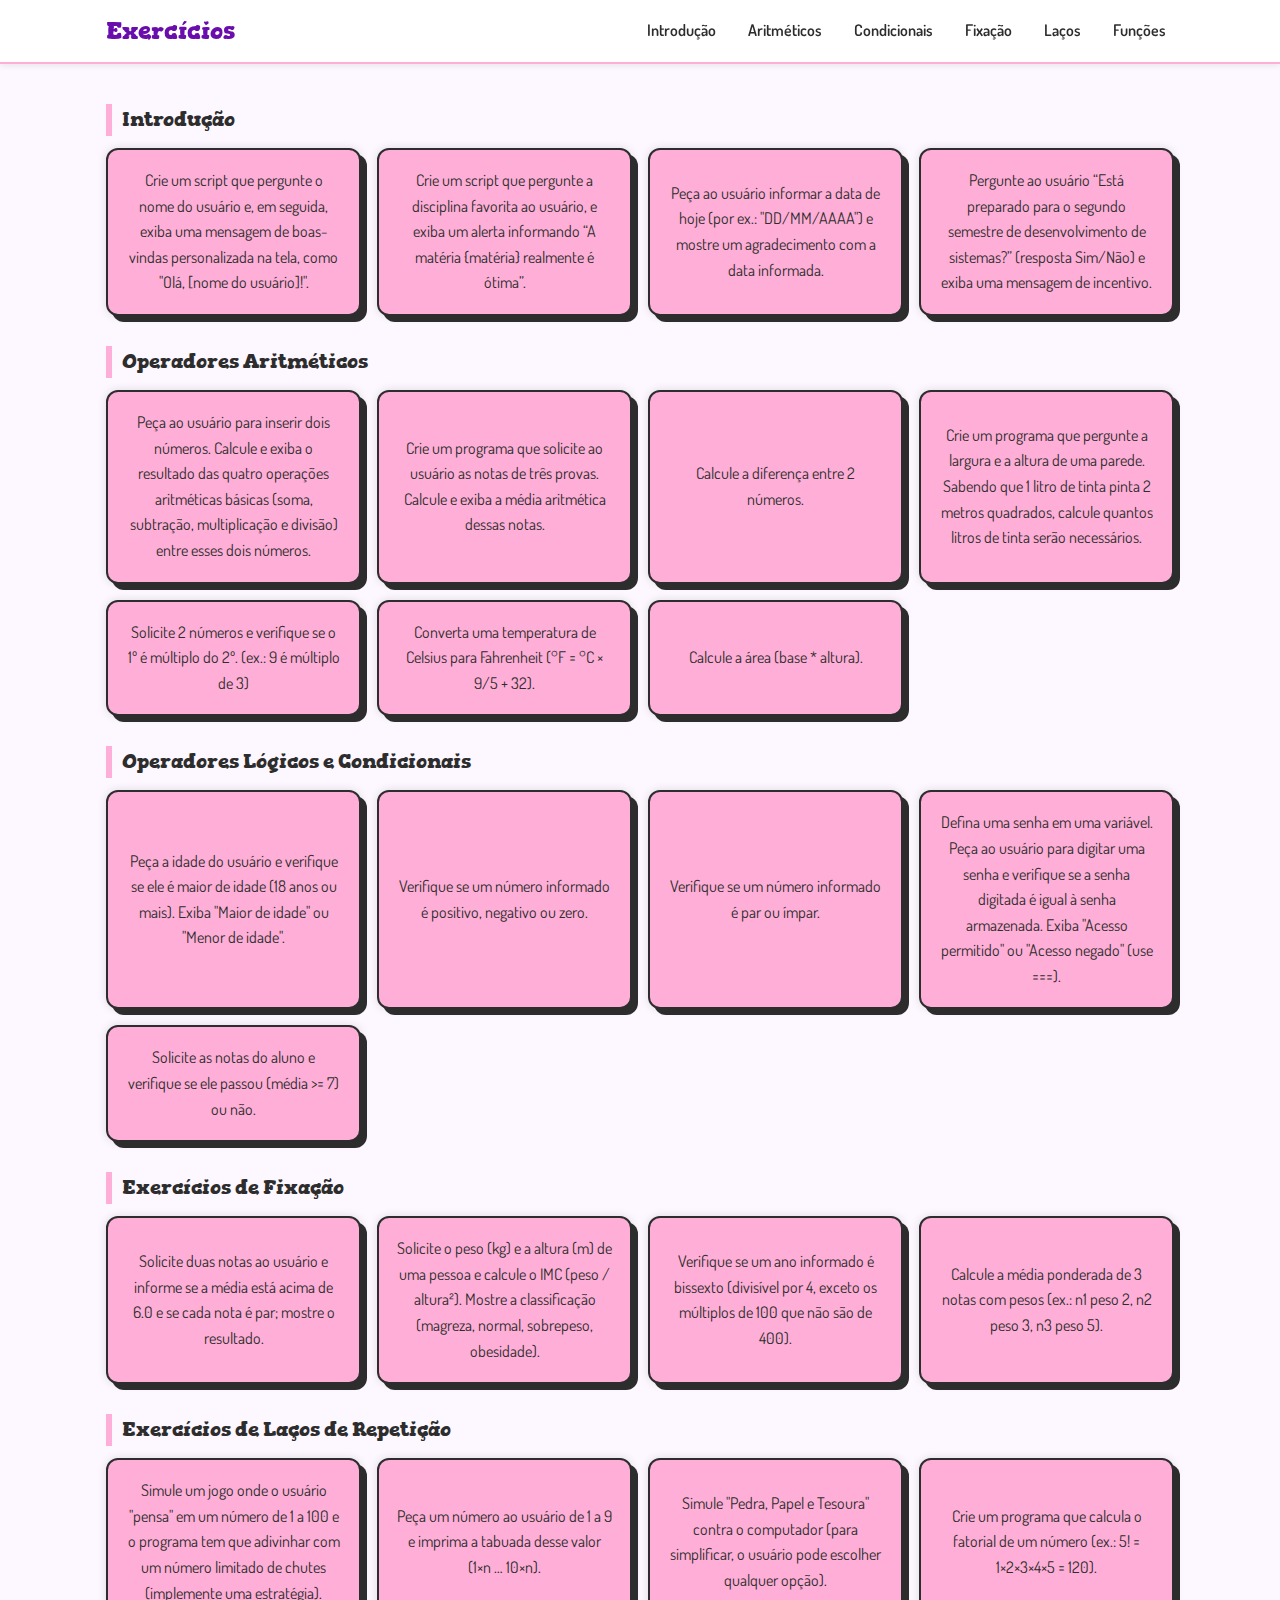
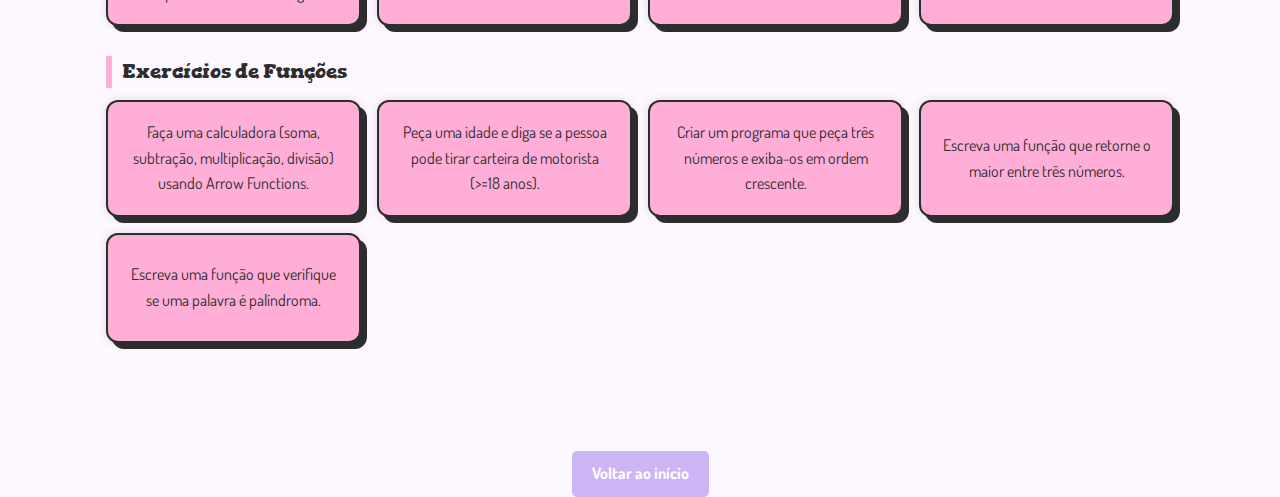
<file: exercicios.html>
<!DOCTYPE html>
<html lang="pt-br">

<head>
  <meta charset="utf-8" />
  <meta name="viewport" content="width=device-width, initial-scale=1" />
  <title>Exercícios</title>
  <link rel="stylesheet" href="exercicios.css" />
</head>

<body>

  <header class="site-header">
    <div class="header-inner">
      <h1 class="site-title">Exercícios</h1>

      <nav class="nav" aria-label="Navegação principal">
        <ul>
          <li><a href="#introducao">Introdução</a></li>
          <li><a href="#aritmeticos">Aritméticos</a></li>
          <li><a href="#condicionais">Condicionais</a></li>
          <li><a href="#fixacao">Fixação</a></li>
          <li><a href="#lacos">Laços</a></li>
          <li><a href="#funcoes">Funções</a></li>
        </ul>
      </nav>
    </div>
  </header>

  <main>
    <!-- Introdução -->
    <section id="introducao" class="section">
      <h2>Introdução</h2>
      <div class="grid-container">
        <article class="grid-item" id="ex01">Crie um script que pergunte o nome do usuário e, em seguida, exiba uma
          mensagem de
          boas-vindas personalizada na tela, como "Olá, [nome do usuário]!".</article>

        <article class="grid-item" id="ex02">Crie um script que pergunte a disciplina favorita ao usuário, e exiba um
          alerta
          informando “A matéria {matéria} realmente é ótima”.</article>

        <article class="grid-item" id="ex03">Peça ao usuário informar a data de hoje (por ex.: "DD/MM/AAAA") e mostre um
          agradecimento com a data informada.</article>

        <article class="grid-item" id="ex04">Pergunte ao usuário “Está preparado para o segundo semestre de
          desenvolvimento de
          sistemas?” (resposta Sim/Não) e exiba uma mensagem de incentivo.</article>
      </div>
    </section>

    <!-- Operadores Aritméticos -->
    <section id="aritmeticos" class="section">
      <h2>Operadores Aritméticos</h2>
      <div class="grid-container">
        <article class="grid-item" id="ex05">Peça ao usuário para inserir dois números. Calcule e exiba o resultado das
          quatro
          operações aritméticas básicas (soma, subtração, multiplicação e divisão) entre esses dois números.</article>

        <article class="grid-item" id="ex06">Crie um programa que solicite ao usuário as notas de três provas. Calcule e
          exiba a
          média aritmética dessas notas.</article>

        <article class="grid-item" id="ex07">Calcule a diferença entre 2 números.</article>

        <article class="grid-item" id="ex08">Crie um programa que pergunte a largura e a altura de uma parede. Sabendo
          que 1 litro
          de tinta pinta 2 metros quadrados, calcule quantos litros de tinta serão necessários.</article>

        <article class="grid-item" id="ex09">Solicite 2 números e verifique se o 1º é múltiplo do 2º. (ex.: 9 é múltiplo
          de 3)
        </article>

        <article class="grid-item" id="ex10">Converta uma temperatura de Celsius para Fahrenheit (°F = °C × 9/5 + 32).
        </article>

        <article class="grid-item" id="ex11">Calcule a área (base * altura).</article>
      </div>
    </section>

    <!-- Condicionais -->
    <section id="condicionais" class="section">
      <h2>Operadores Lógicos e Condicionais</h2>
      <div class="grid-container">
        <article class="grid-item">Peça a idade do usuário e verifique se ele é maior de idade (18 anos ou mais). Exiba
          "Maior de idade" ou "Menor de idade".</article>

        <article class="grid-item">Verifique se um número informado é positivo, negativo ou zero.</article>

        <article class="grid-item">Verifique se um número informado é par ou ímpar.</article>

        <article class="grid-item">Defina uma senha em uma variável. Peça ao usuário para digitar uma senha e verifique
          se a senha digitada é igual à senha armazenada. Exiba "Acesso permitido" ou "Acesso negado" (use ===).
        </article>

        <article class="grid-item">Solicite as notas do aluno e verifique se ele passou (média >= 7) ou não.</article>
      </div>
    </section>

    <!-- Fixação -->
    <section id="fixacao" class="section">
      <h2>Exercícios de Fixação</h2>
      <div class="grid-container">
        <article class="grid-item">Solicite duas notas ao usuário e informe se a média está acima de 6.0 e se cada nota
          é par; mostre o resultado.</article>

        <article class="grid-item">Solicite o peso (kg) e a altura (m) de uma pessoa e calcule o IMC (peso / altura²).
          Mostre a classificação (magreza, normal, sobrepeso, obesidade).</article>

        <article class="grid-item">Verifique se um ano informado é bissexto (divisível por 4, exceto os múltiplos de 100
          que não são de 400).</article>

        <article class="grid-item">Calcule a média ponderada de 3 notas com pesos (ex.: n1 peso 2, n2 peso 3, n3 peso
          5).</article>
      </div>
    </section>

    <!-- Laços -->
    <section id="lacos" class="section">
      <h2>Exercícios de Laços de Repetição</h2>
      <div class="grid-container">
        <article class="grid-item">Simule um jogo onde o usuário "pensa" em um número de 1 a 100 e o programa tem que
          adivinhar com um número limitado de chutes (implemente uma estratégia).</article>

        <article class="grid-item">Peça um número ao usuário de 1 a 9 e imprima a tabuada desse valor (1×n … 10×n).
        </article>

        <article class="grid-item">Simule "Pedra, Papel e Tesoura" contra o computador (para simplificar, o usuário pode
          escolher qualquer opção).</article>

        <article class="grid-item">Crie um programa que calcula o fatorial de um número (ex.: 5! = 1×2×3×4×5 = 120).
        </article>
      </div>
    </section>

    <!-- Funções -->
    <section id="funcoes" class="section">
      <h2>Exercícios de Funções</h2>
      <div class="grid-container">
        <article class="grid-item">Faça uma calculadora (soma, subtração, multiplicação, divisão) usando Arrow
          Functions.</article>

        <article class="grid-item">Peça uma idade e diga se a pessoa pode tirar carteira de motorista (>=18 anos).
        </article>

        <article class="grid-item">Criar um programa que peça três números e exiba-os em ordem crescente.</article>

        <article class="grid-item">Escreva uma função que retorne o maior entre três números.</article>

        <article class="grid-item">Escreva uma função que verifique se uma palavra é palíndroma.</article>
      </div>
    </section>
  </main>

  <div class="container">
    <a href="index.html" class="btnVoltar">Voltar ao início</a>
  </div>


  <script src="exercicios.js"></script>
</body>

</html>
</file>
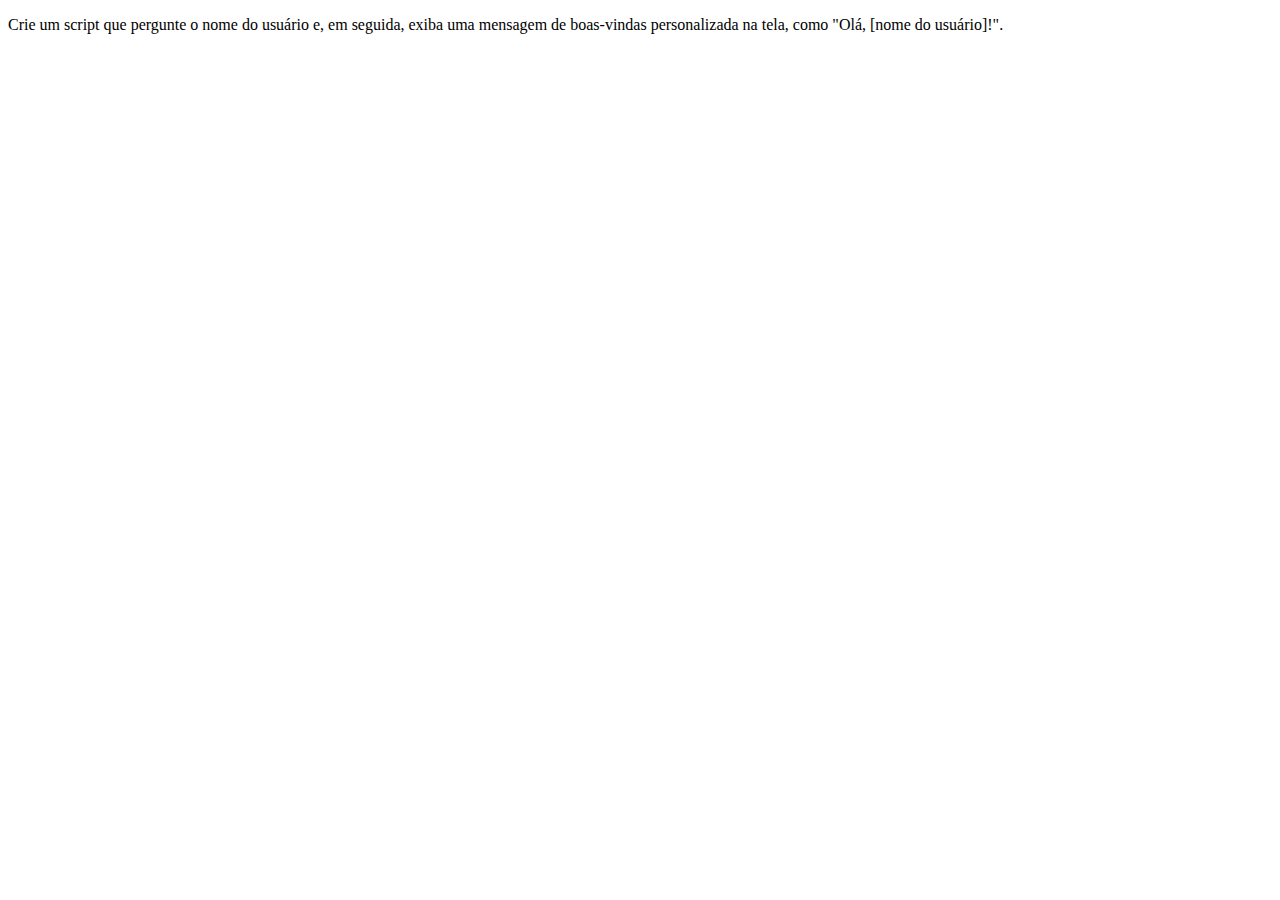
<file: Exercicios JS/01-Introdução/Ex01 - Boas Vindas.html>
<!DOCTYPE html>
<html lang="pt-br">
<head>
    <meta charset="UTF-8">
    <meta name="viewport" content="width=device-width, initial-scale=1.0">
    <title>Exercicio 01 - Boas Vindas!</title>
</head>
<body>
    <p>
        Crie um script que pergunte o nome do usuário e, em seguida, exiba uma mensagem de boas-vindas personalizada na tela, como "Olá, [nome do usuário]!".
    </p>
    
    <script src ="script01.js"></script>
</body>
</html>
</file>
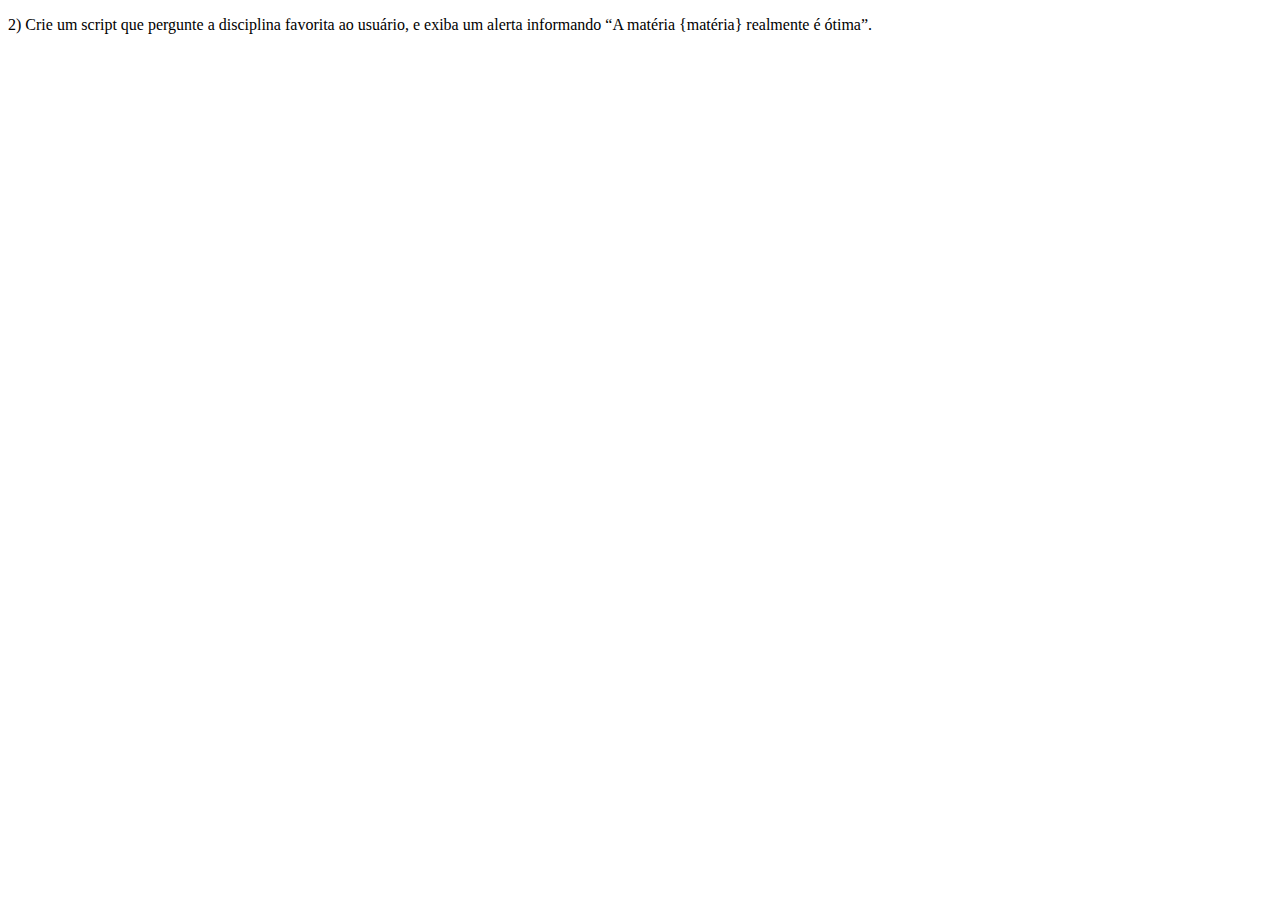
<file: Exercicios JS/01-Introdução/Ex02 - Disciplina Favorita.html>
<!DOCTYPE html>
<html lang="pt-br">
<head>
    <meta charset="UTF-8">
    <meta name="viewport" content="width=device-width, initial-scale=1.0">
    <title>Exercicio 02 - Disciplina Favorita</title>
</head>
<body>
    <p>
        2) Crie um script que pergunte a disciplina favorita ao usuário, e exiba um alerta informando “A matéria {matéria} realmente é ótima”. 
    </p>
    
    <script src="script02.js"></script>
</body>
</html>
</file>
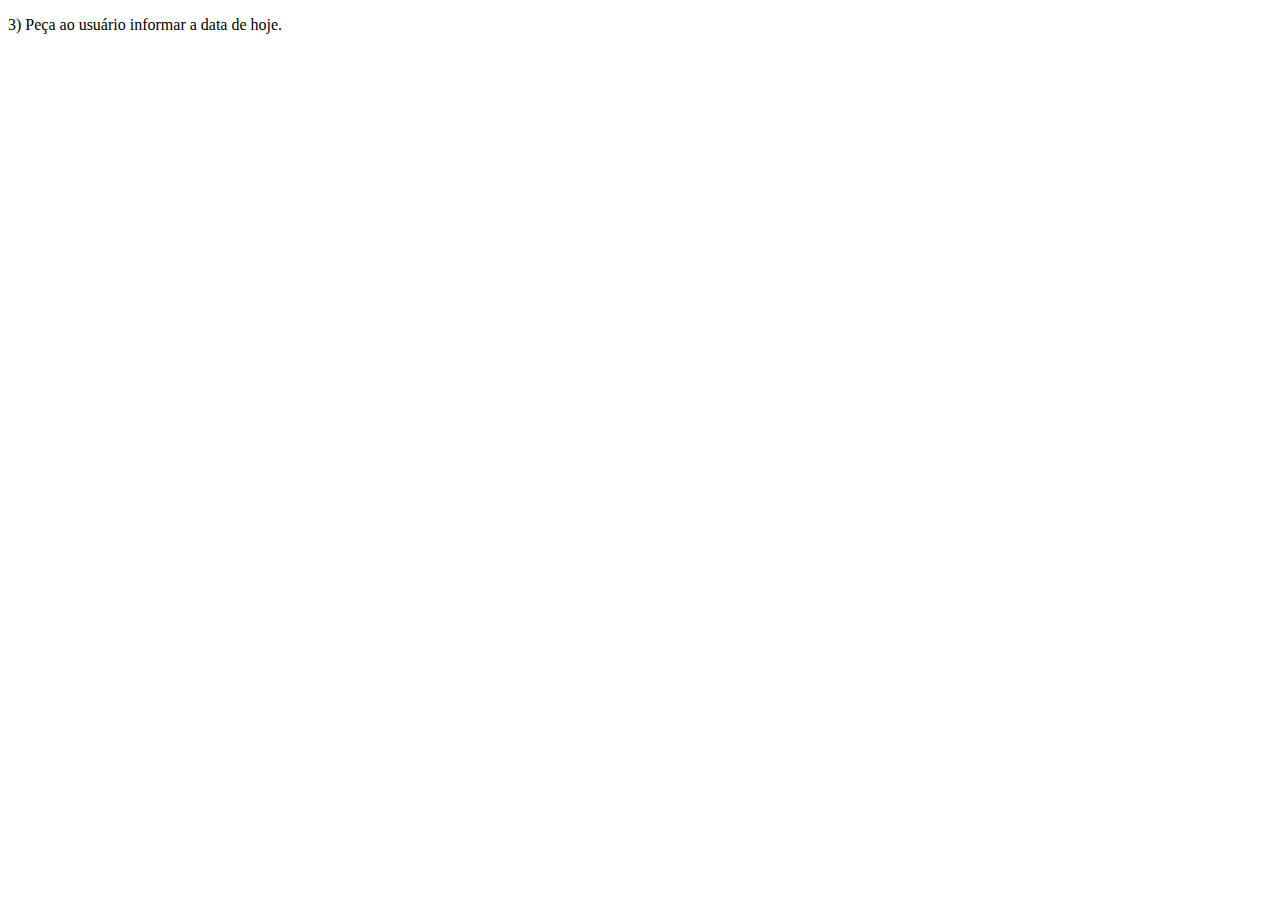
<file: Exercicios JS/01-Introdução/Ex03 - Data atual.html>
<!DOCTYPE html>
<html lang="pt-br">
<head>
    <meta charset="UTF-8">
    <meta name="viewport" content="width=device-width, initial-scale=1.0">
    <title>Exercício 03 - Data de hoje</title>
</head>
<body>
    <p>
        3) Peça ao usuário informar a data de hoje. 
    </p>
    <script src="script03.js"></script>
</body>
</html>
</file>
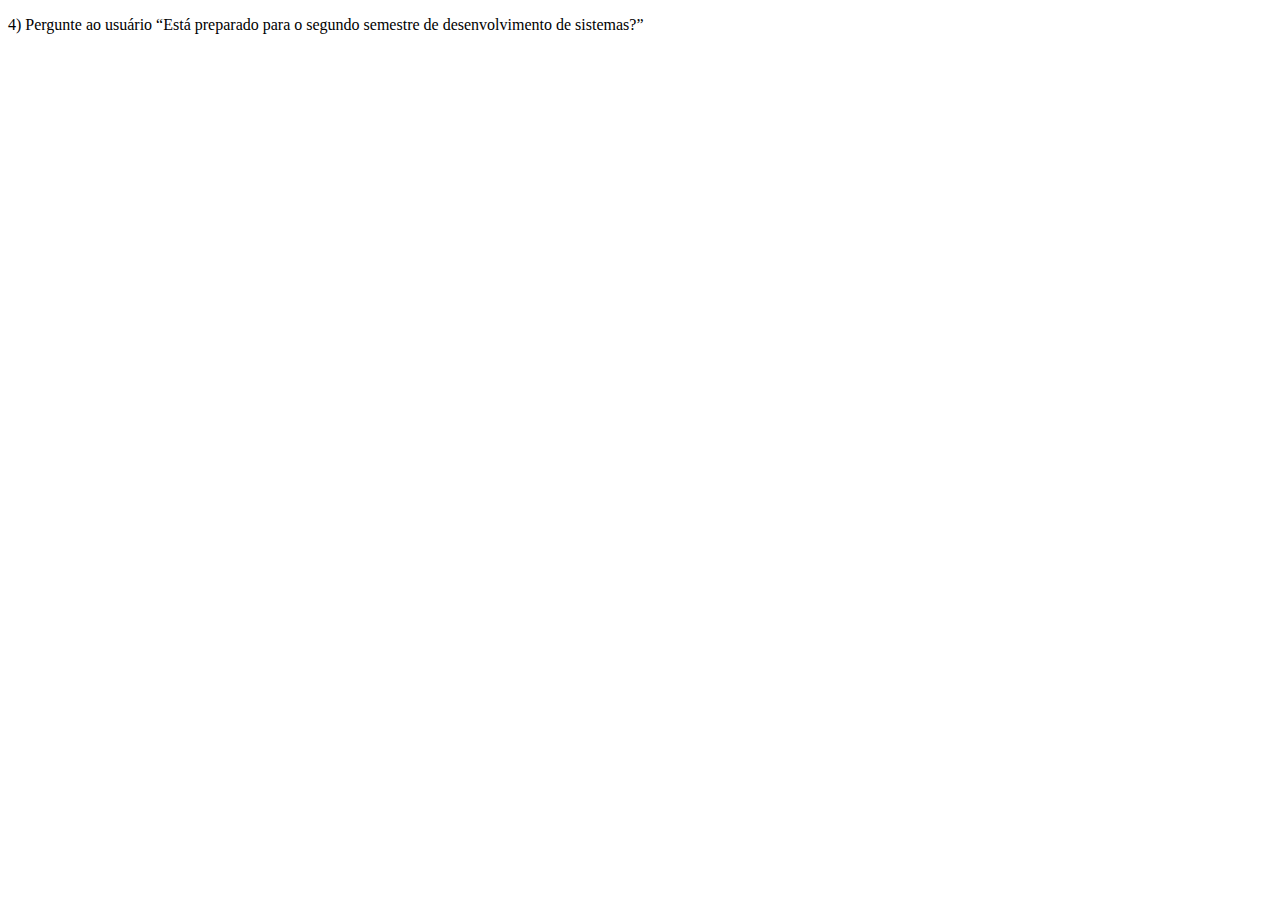
<file: Exercicios JS/01-Introdução/Ex04 - Pergunta séria.html>
<!DOCTYPE html>
<html lang="pt-br">
<head>
    <meta charset="UTF-8">
    <meta name="viewport" content="width=device-width, initial-scale=1.0">
    <title>Exercício 04 - Pergunta</title>
</head>
<body>
    <p>
        4) Pergunte ao usuário “Está preparado para o segundo semestre de desenvolvimento de sistemas?”
    </p>

    <script src="script04.js"></script>
</body>
</html>
</file>
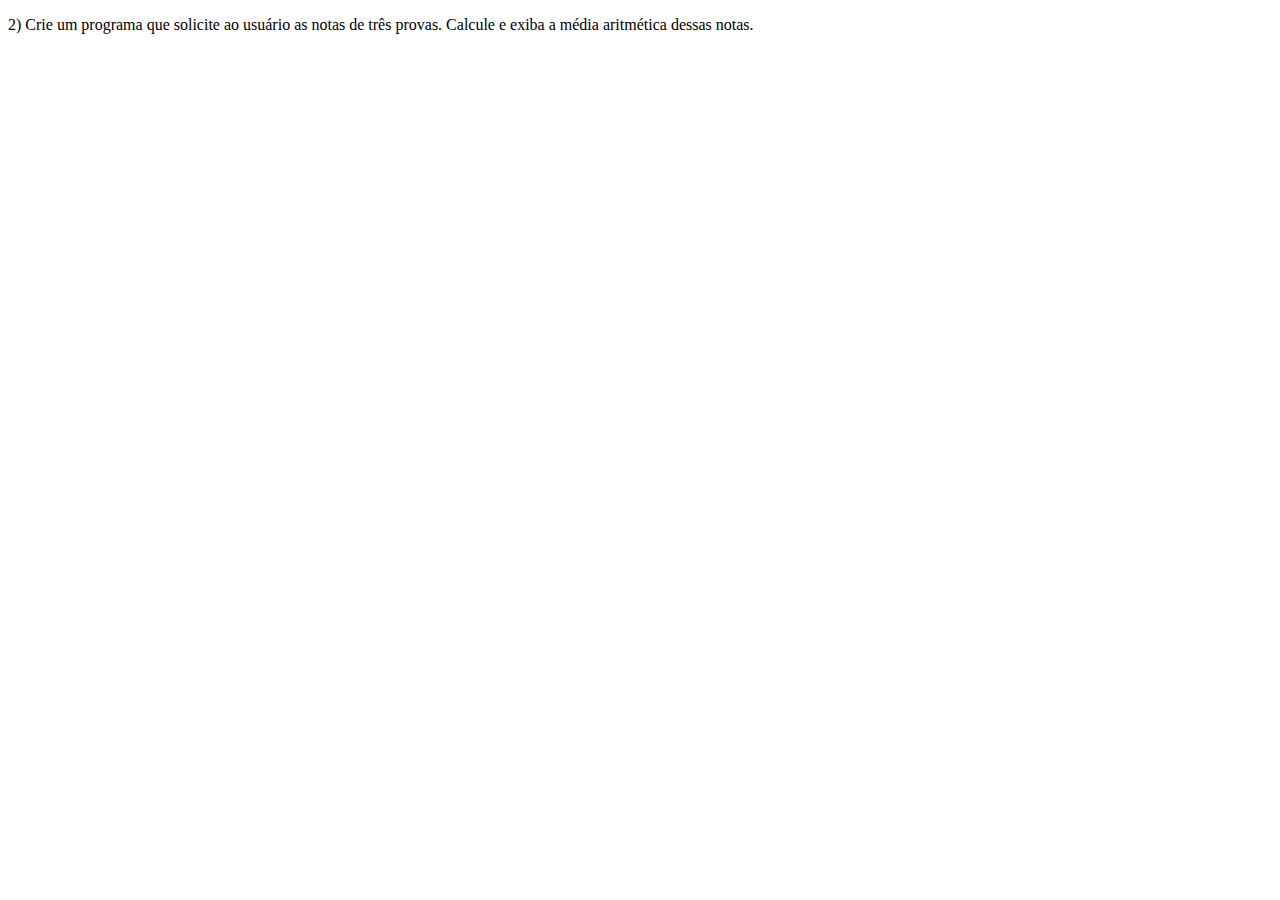
<file: Exercicios JS/02-Operadores Aritiméticos/Ex02 - Média de 3 notas.html>
<!DOCTYPE html>
<html lang="pt-br">

<head>
    <meta charset="UTF-8">
    <meta name="viewport" content="width=device-width, initial-scale=1.0">
    <title>Média aritimética</title>
</head>

<body>
    <p>
        2) Crie um programa que solicite ao usuário as notas de três provas. Calcule e exiba a média aritmética dessas
        notas.
    </p>
    
    <script src="script02.js"></script>
</body>

</html>
</file>
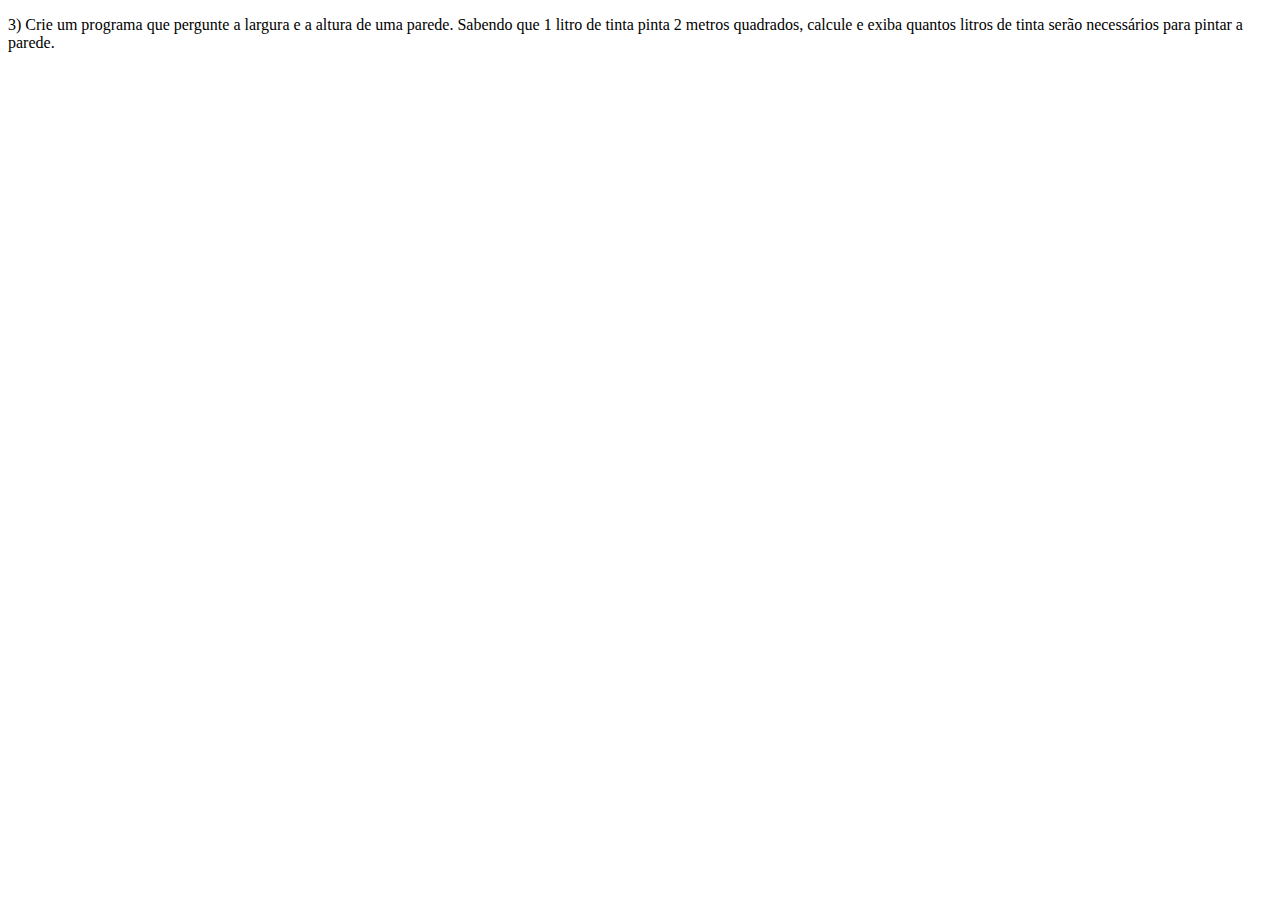
<file: Exercicios JS/02-Operadores Aritiméticos/Ex03 - Litros de Tinta.html>
<!DOCTYPE html>
<html lang="pt-br">

<head>
    <meta charset="UTF-8">
    <meta name="viewport" content="width=device-width, initial-scale=1.0">
    <title>Litros de tinta</title>
</head>

<body>
    <p>
        3) Crie um programa que pergunte a largura e a altura de uma parede. Sabendo que 1 litro de tinta pinta 2 metros
        quadrados, calcule e exiba quantos litros de tinta serão necessários para pintar a parede.
    </p>

    <script src="script03.js"></script>
</body>

</html>
</file>
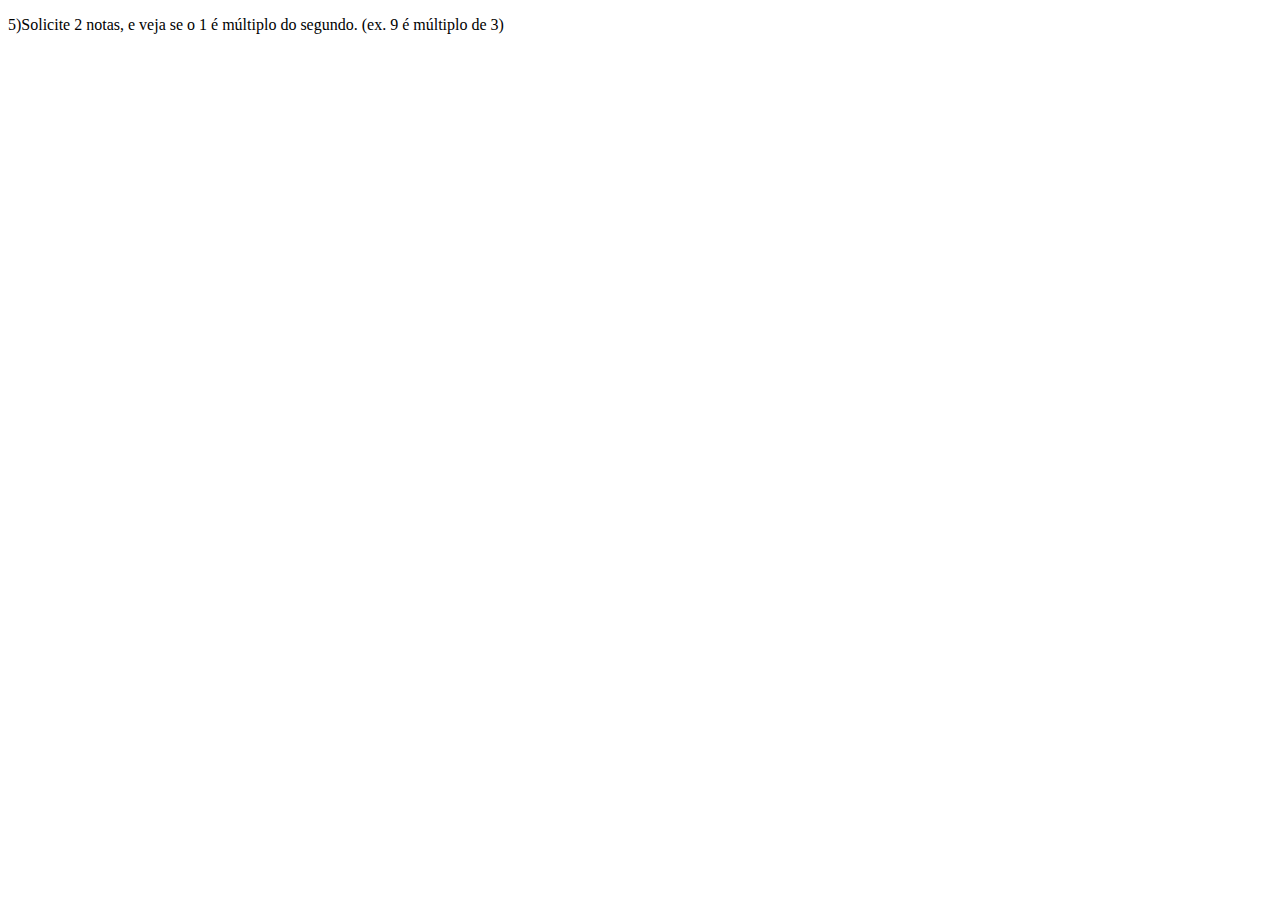
<file: Exercicios JS/02-Operadores Aritiméticos/Ex05 - Multiplos.html>
<!DOCTYPE html>
<html lang="pt-br">
<head>
    <meta charset="UTF-8">
    <meta name="viewport" content="width=device-width, initial-scale=1.0">
    <title>Multiplos</title>
</head>
<body>
    <p>
        5)Solicite 2 notas, e veja se o 1 é múltiplo do segundo. (ex. 9 é múltiplo de 3)
    </p>

    <script src="script05.js"></script>
</body>
</html>
</file>
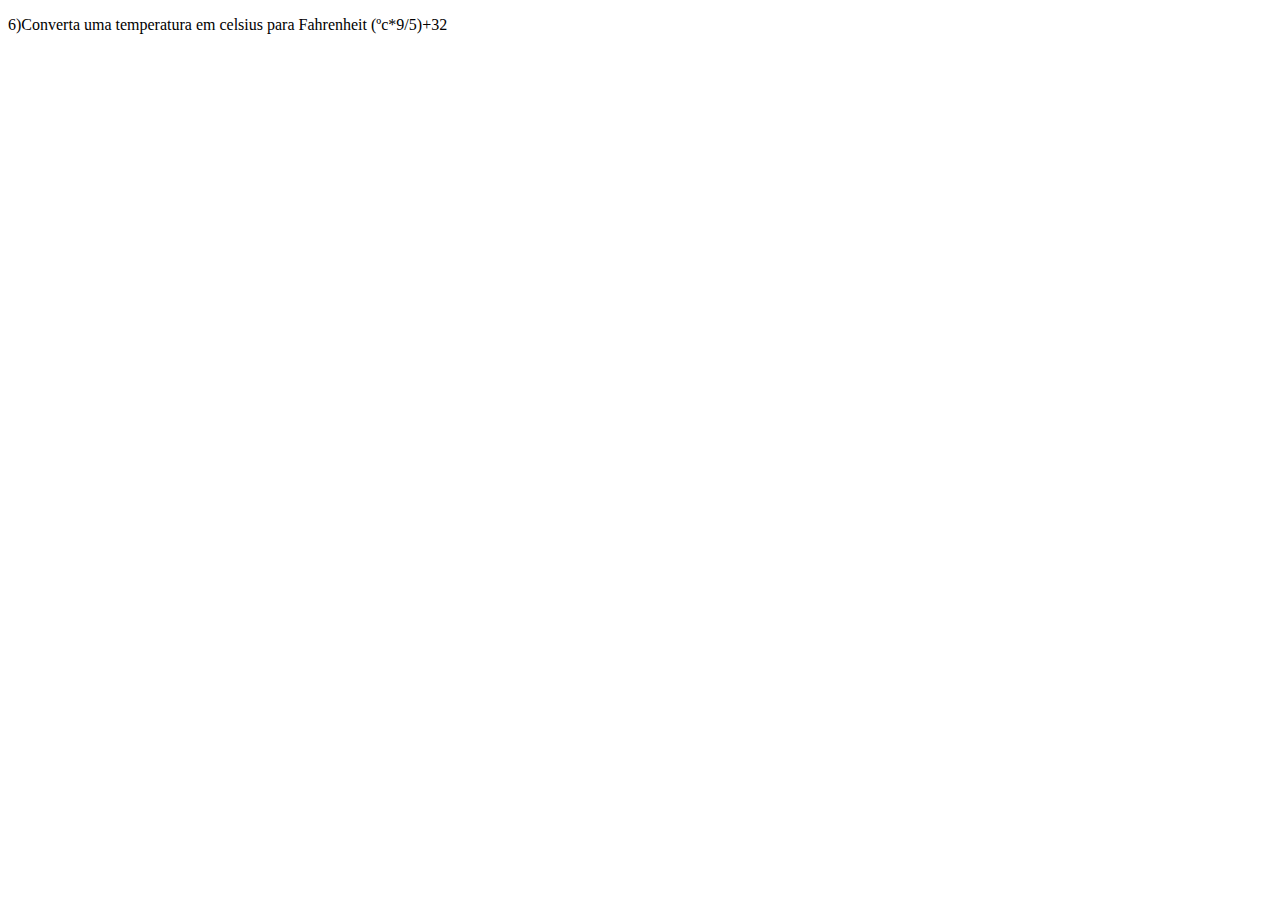
<file: Exercicios JS/02-Operadores Aritiméticos/Ex06 - Temperatura.html>
<!DOCTYPE html>
<html lang="pt-br">
<head>
    <meta charset="UTF-8">
    <meta name="viewport" content="width=device-width, initial-scale=1.0">
    <title>Converter Temperatura</title>
</head>
<body>
    <p>
        6)Converta uma temperatura em celsius para Fahrenheit (ºc*9/5)+32 
    </p>

    <script src="script06.js"></script>
</body>
</html>
</file>
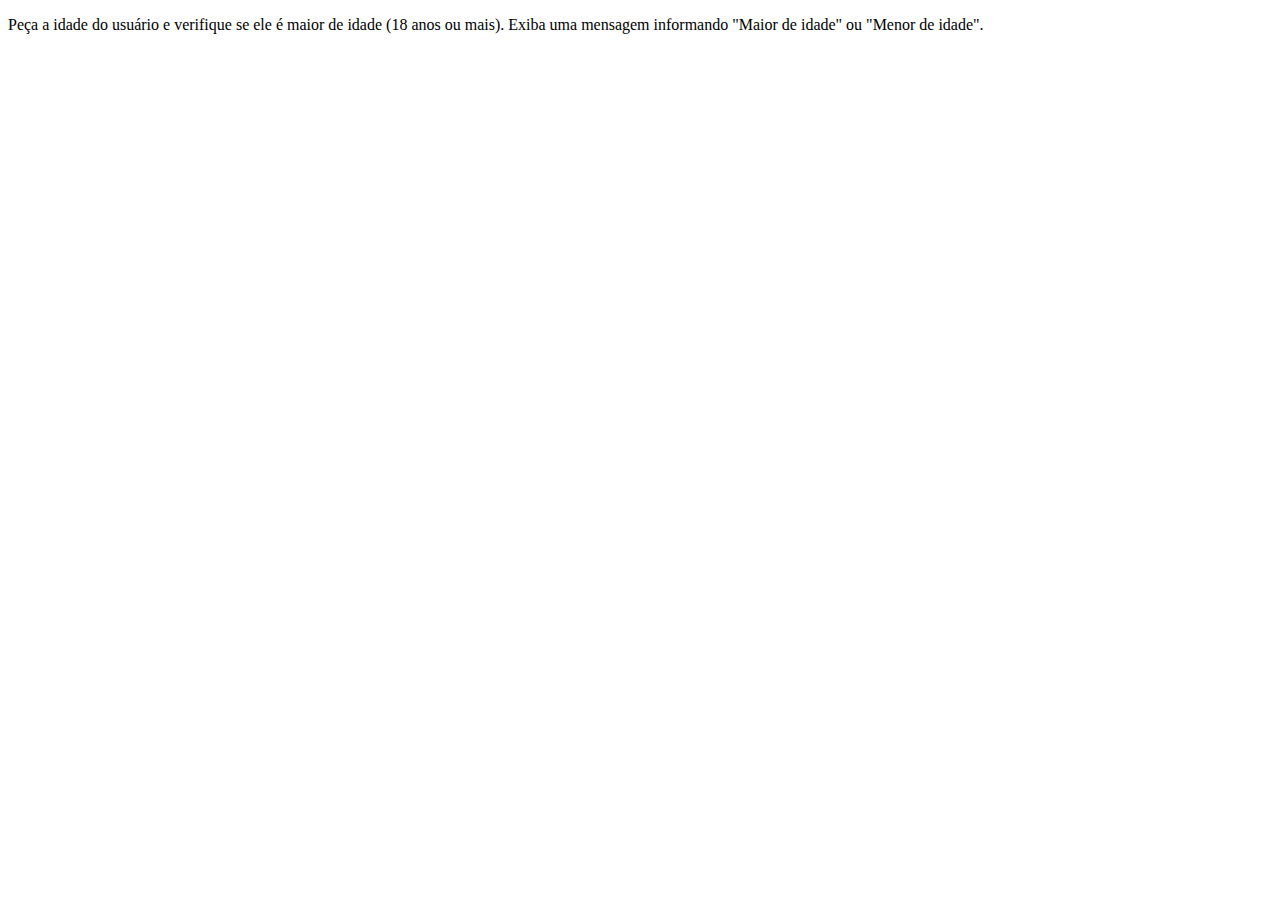
<file: Exercicios JS/03-Operadores Lógicos e Condicionais/Ex01 - Idade.html>
<!DOCTYPE html>
<html lang="pt-br">

<head>
    <meta charset="UTF-8">
    <meta name="viewport" content="width=device-width, initial-scale=1.0">
    <title>Idade</title>
</head>

<body>
    <p>
        Peça a idade do usuário e verifique se ele é maior de idade (18 anos ou mais). Exiba uma mensagem informando
        "Maior de idade" ou "Menor de idade".
    </p>

    <script src="script01.js"></script>

</body>

</html>
</file>
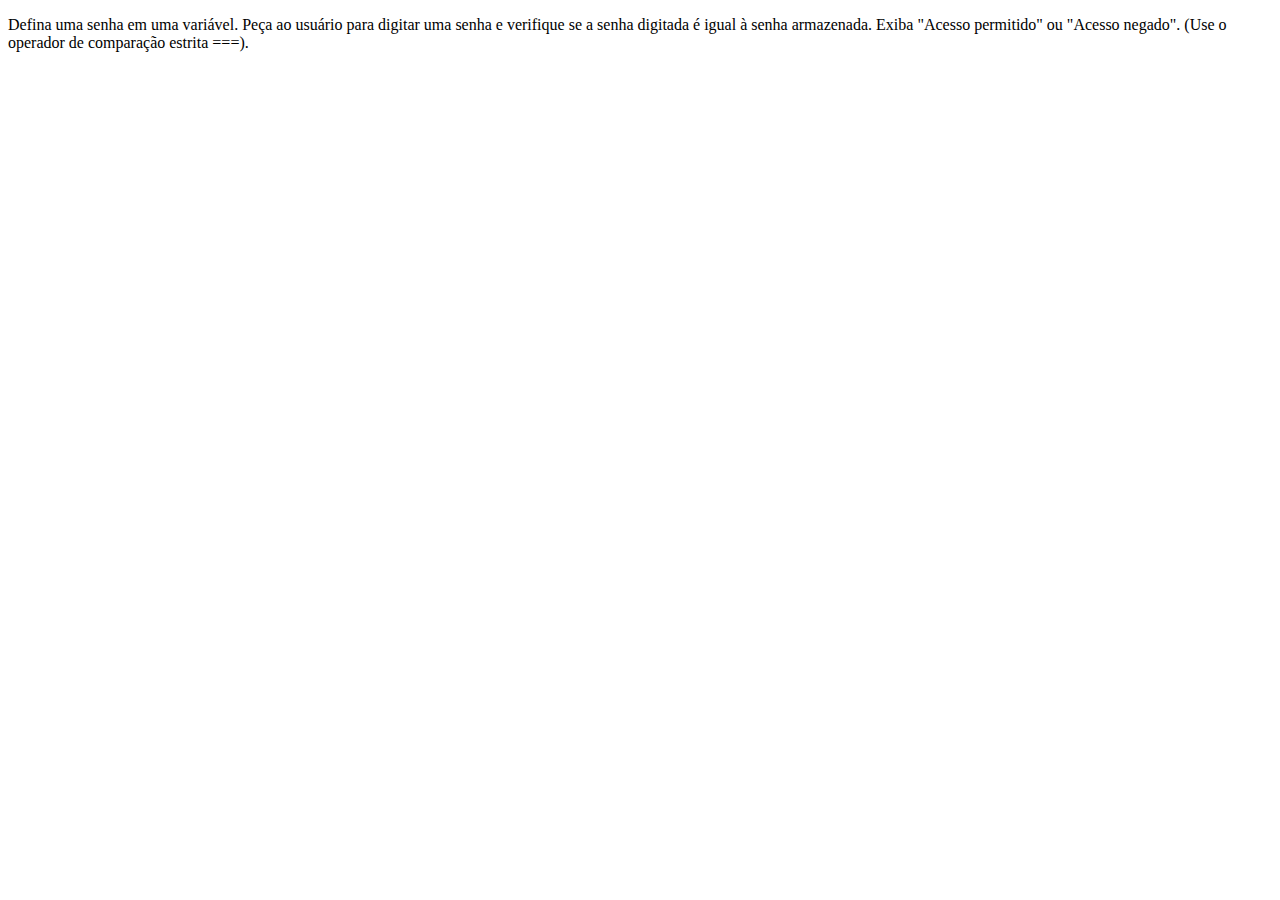
<file: Exercicios JS/03-Operadores Lógicos e Condicionais/Ex04 - Senha.html>
<!DOCTYPE html>
<html lang="pt-br">

<head>
    <meta charset="UTF-8">
    <meta name="viewport" content="width=device-width, initial-scale=1.0">
    <title>Senha</title>
</head>

<body>
    <p>
        Defina uma senha em uma variável. Peça ao usuário para digitar uma senha e verifique se a senha digitada é igual
        à senha armazenada. Exiba "Acesso permitido" ou "Acesso negado". (Use o operador de comparação estrita ===).
    </p>

    <script src="script04.js"></script>
</body>

</html>
</file>
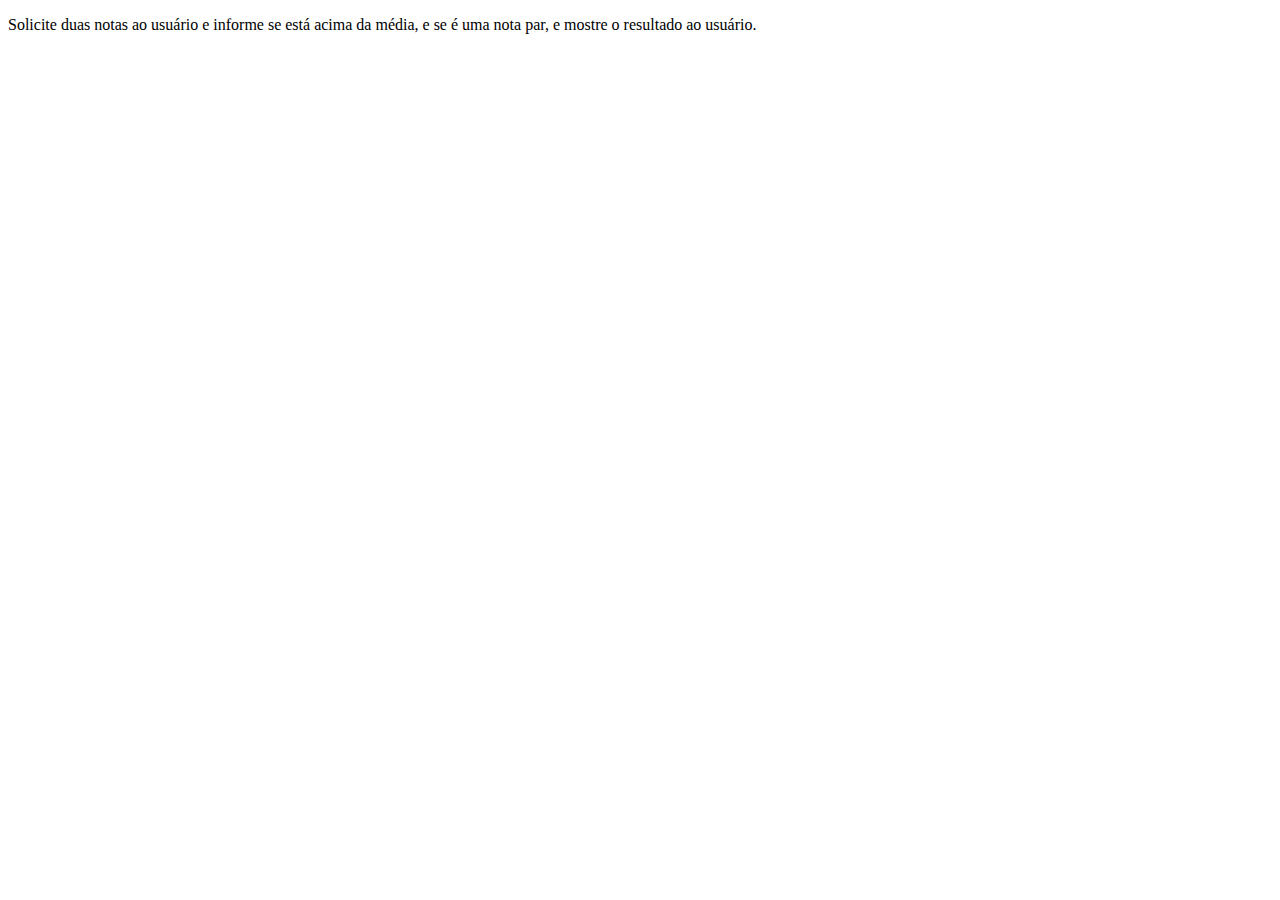
<file: Exercicios JS/04-Exercicios de Fixação/Ex01 - Acima da Média.html>
<!DOCTYPE html>
<html lang="pt-br">

<head>
    <meta charset="UTF-8">
    <meta name="viewport" content="width=device-width, initial-scale=1.0">
    <title>Acima da Média</title>
</head>

<body>
    <p>
        Solicite duas notas ao usuário e informe se está acima da média, e se é uma nota par, e mostre o resultado ao
        usuário.
    </p>

    <script src="script01.js"></script>
</body>

</html>
</file>
<file: exercicios.css>
/* fontes e comportamento de rolagem suave */
@import url('https://fonts.googleapis.com/css2?family=Gorditas:wght@400;700&family=Dosis:wght@300;600&display=swap');

:root{
  --accent: #FFAFD7;
  --dark: #2D2D2D;
  --purple: #6A0DAD;
}

html {
  scroll-behavior: smooth;
  font-size: 16px;
}

/* Reset */
* { box-sizing: border-box; margin: 0; padding: 0; }

body {
  font-family: "Dosis", system-ui, -apple-system, "Segoe UI", Roboto, "Helvetica Neue", Arial;
  background: #fdf7ff;
  color: var(--dark);
  line-height: 1.6;
  padding-top: 84px; /* espaço para nav fixa */
}

/* Header / nav */
.site-header {
  position: fixed;
  top: 0;
  left: 0;
  width: 100%;
  z-index: 1200;
  background: rgba(255,255,255,0.95);
  border-bottom: 2px solid var(--accent);
  box-shadow: 0 2px 6px rgba(0,0,0,0.08);
}

.header-inner {
  max-width: 1100px;
  margin: 0 auto;
  padding: 12px 16px;
  display: flex;
  align-items: center;
  justify-content: space-between;
  gap: 1rem;
}

.site-title {
  font-family: "Gorditas", serif;
  color: var(--purple);
  font-size: 1.5rem;
}

/* Nav */
.nav ul {
  list-style: none;
  display: flex;
  gap: 1rem;
  align-items: center;
  flex-wrap: wrap;
}

.nav a {
  text-decoration: none;
  color: var(--dark);
  font-weight: 600;
  padding: 6px 8px;
  border-radius: 6px;
  transition: color 0.18s ease, background-color 0.18s ease, transform 0.12s;
}

.nav a:hover {
  color: var(--purple);
  transform: translateY(-2px);
}

.nav a.active {
  color: #fff;
  background: var(--purple);
}

/* Main content */
main {
  max-width: 1100px;
  margin: 0 auto;
  padding: 20px 16px 60px;
}

/* Section titles */
.section + .section { margin-top: 30px; }

h2 {
  font-family: "Gorditas", serif;
  font-size: 1.25rem;
  margin-bottom: 12px;
  color: var(--dark);
  display: inline-block;
  padding-left: 10px;
  border-left: 6px solid var(--accent);
}

/* Grid geral, reutilizável */
.grid-container {
  display: grid;
  grid-template-columns: repeat(auto-fit, minmax(250px, 1fr));
  gap: 16px;
  margin-bottom: 28px;
  align-items: stretch;
}

/* Cada cartão/exercício */
.grid-item {
  background: var(--accent);
  padding: 18px;
  border: 2px solid var(--dark);
  border-radius: 12px;
  box-shadow: 6px 6px 0 var(--dark), 0 0 10px rgba(0,0,0,0.12);
  transition: transform 0.18s ease, box-shadow 0.18s ease;
  min-height: 110px;
  display: flex;
  align-items: center;
  justify-content: center;
  text-align: center;
}

.grid-item:hover {
  transform: translateY(-6px);
  box-shadow: 10px 10px 0 var(--dark), 0 0 18px rgba(0,0,0,0.18);
}

/* Responsividade pequenos dispositivos */
@media (max-width: 640px) {
  .header-inner { padding: 10px 12px; }
  .site-title { font-size: 1.2rem; }
  .nav ul { gap: 0.6rem; }
  body { padding-top: 96px; }
  h2 { font-size: 1.05rem; }
  .grid-item { padding: 14px; min-height: 100px; }
}


.container {
  text-align: center;
  margin-top: 20px; /* opcional */
}

.btnVoltar {
  display: inline-block;
  padding: 10px 20px;
  background-color: #CDB4F5;
  color: white;
  text-decoration: none;
  border-radius: 5px;
  font-weight: bold;
}
</file>
